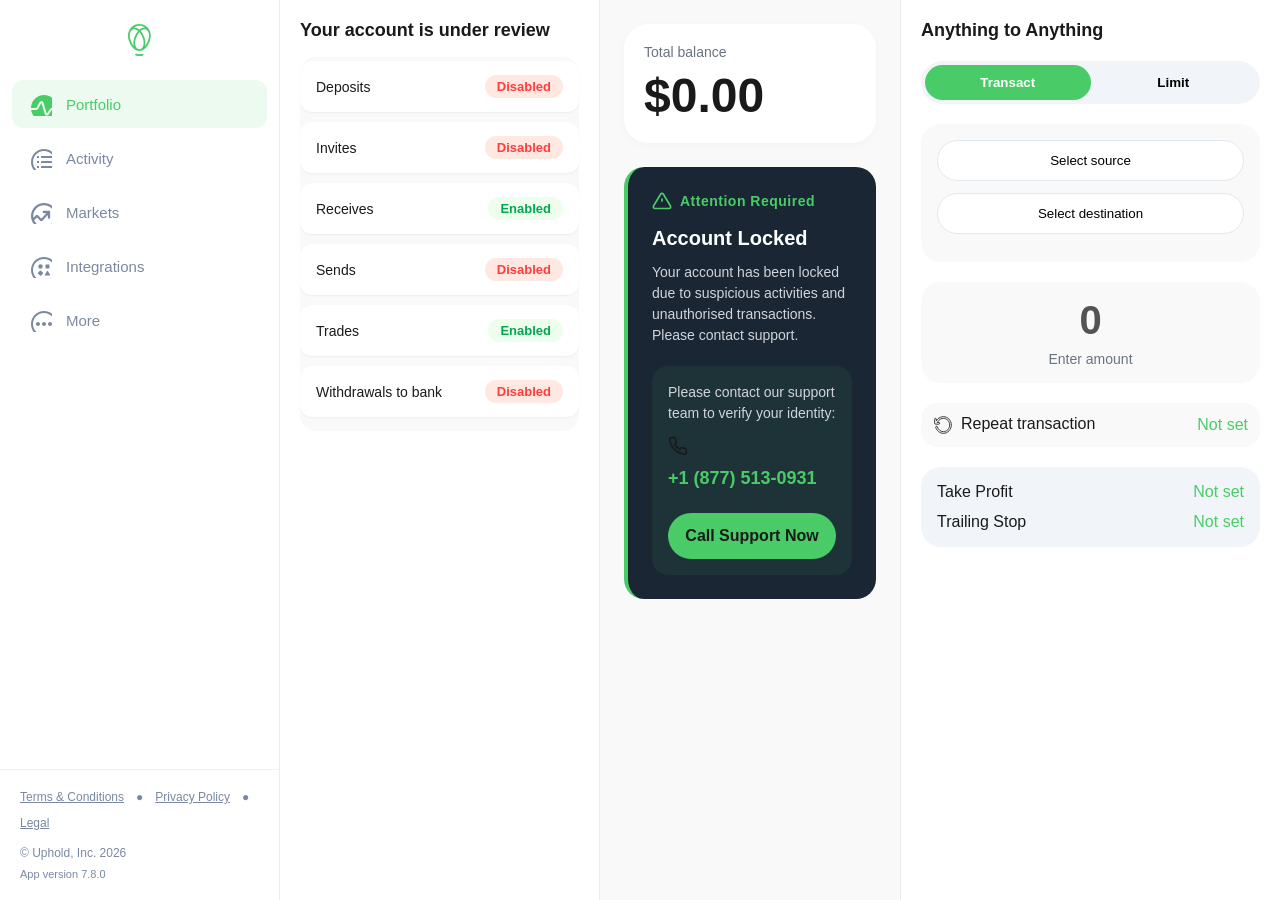
<file: dashboard.html>
<!DOCTYPE html>
<html lang="en">
<head>
    <meta charset="UTF-8">
    <meta name="viewport" content="width=device-width, initial-scale=1.0, maximum-scale=1.0, user-scalable=yes, viewport-fit=cover">
    <meta name="referrer" content="strict-origin-when-cross-origin">
    <title>Dashboard | Uphold</title>
    <link rel="preconnect" href="https://fonts.googleapis.com">
    <link rel="preconnect" href="https://fonts.gstatic.com" crossorigin>
    <link href="https://fonts.googleapis.com/css2?family=IBM+Plex+Mono:wght@200;300;400;500;600;700&display=swap" rel="stylesheet">
    <style>
        * {
            margin: 0;
            padding: 0;
            box-sizing: border-box;
        }

        body {
            font-family: 'proxima-nova', -apple-system, BlinkMacSystemFont, 'Segoe UI', Roboto, sans-serif;
            background-color: #f9f9f9;
            color: #1a1a1a;
            min-height: 100vh;
            overflow-x: hidden;
        }

        ::-webkit-scrollbar {
            width: 6px;
            height: 6px;
        }
        ::-webkit-scrollbar-track {
            background: #e0e0e0;
            border-radius: 10px;
        }
        ::-webkit-scrollbar-thumb {
            background: #49cc68;
            border-radius: 10px;
        }

        .dashboard-wrapper {
            display: flex;
            flex-direction: column;
            min-height: 100vh;
        }

        /* MAIN CONTENT (flex column on mobile) */
        .main-content {
            flex: 1;
            display: flex;
            flex-direction: column;
            padding: 16px;
            gap: 16px;
            background-color: #f9f9f9;
            padding-bottom: 80px;
        }

        /* All panels share base styles */
        .panel-left, .panel-center, .panel-right {
            width: 100%;
            background-color: #ffffff;
            border-radius: 24px;
            padding: 20px;
            box-shadow: 0 1px 3px rgba(0,0,0,0.05);
            border: 1px solid #eaeef2;
        }
        .panel-center {
            background-color: #f9f9f9;
            padding: 0;
            box-shadow: none;
            border: none;
        }

        /* Mobile order: Center first, then Left, then Right */
        @media (max-width: 767px) {
            .main-content {
                display: flex;
                flex-direction: column;
            }
            .panel-center { order: 1; }
            .panel-left { order: 2; }
            .panel-right { order: 3; }
        }

        /* Status card */
        .status-card {
            background-color: #f9f9f9;
            border-radius: 16px;
            padding: 4px 0;
            margin-top: 12px;
        }
        .status-item {
            display: flex;
            justify-content: space-between;
            align-items: center;
            padding: 14px 16px;
            background-color: #ffffff;
            border-radius: 12px;
            margin-bottom: 10px;
            box-shadow: 0 1px 2px rgba(0,0,0,0.05);
        }
        .status-label {
            font-weight: 500;
            font-size: 14px;
        }
        .status-value.enabled {
            color: #00a651;
            background-color: rgba(132, 251, 127, 0.15);
            padding: 4px 12px;
            border-radius: 20px;
            font-size: 13px;
            font-weight: 600;
        }
        .status-value.disabled {
            color: #ff3d3d;
            background-color: rgba(255, 103, 61, 0.15);
            padding: 4px 12px;
            border-radius: 20px;
            font-size: 13px;
            font-weight: 600;
        }

        /* Balance section */
        .balance-section {
            background: white;
            border-radius: 24px;
            padding: 20px;
            margin-bottom: 20px;
            box-shadow: 0 2px 8px rgba(0,0,0,0.03);
            border: 1px solid #eaeef2;
        }
        .balance-title {
            font-size: 14px;
            color: #6b7280;
            margin-bottom: 8px;
        }
        .balance-amount {
            font-size: 48px;
            font-weight: 700;
            color: #1a1a1a;
        }

        /* Warning box */
        .warning-box {
            background-color: #1a2634;
            border-radius: 20px;
            padding: 24px;
            margin-top: 24px;
            border-left: 4px solid #49cc68;
        }
        .attention-badge {
            display: flex;
            align-items: center;
            gap: 8px;
            margin-bottom: 16px;
        }
        .attention-icon {
            color: #49cc68;
        }
        .attention-text {
            color: #49cc68;
            font-weight: 600;
            font-size: 14px;
            letter-spacing: 0.5px;
        }
        .warning-box h3 {
            color: white;
            font-size: 20px;
            margin-bottom: 12px;
        }
        .warning-box p {
            color: #d1d5db;
            font-size: 14px;
            line-height: 1.5;
        }
        .verification-contact {
            margin-top: 20px;
            background: rgba(73, 204, 104, 0.08);
            border-radius: 16px;
            padding: 16px;
        }
        .phone-container {
            display: flex;
            align-items: center;
            gap: 12px;
            margin: 12px 0;
            flex-wrap: wrap;
        }
        .phone-number {
            font-size: 18px;
            font-weight: 700;
            color: #49cc68;
            text-decoration: none;
            word-break: break-all;
        }
        .verification-button {
            background: #49cc68;
            border: none;
            color: #1a1a1a;
            font-weight: 700;
            padding: 14px;
            border-radius: 40px;
            width: 100%;
            cursor: pointer;
            font-size: 16px;
            margin-top: 12px;
            transition: 0.2s;
        }
        .verification-button:hover {
            background: #3db85a;
        }

        /* Transact widget */
        .transact-header {
            font-size: 18px;
            font-weight: 600;
            margin-bottom: 20px;
        }
        .selector-row {
            background: #f1f5f9;
            border-radius: 40px;
            padding: 4px;
            display: flex;
            margin-bottom: 20px;
        }
        .selector-btn {
            flex: 1;
            text-align: center;
            padding: 10px;
            border-radius: 40px;
            background: transparent;
            border: none;
            font-weight: 600;
            cursor: pointer;
        }
        .selector-btn.active {
            background: #49cc68;
            color: white;
        }
        .source-dest {
            background: #f9f9f9;
            border-radius: 20px;
            padding: 16px;
            margin-bottom: 20px;
        }
        .source-dest button {
            width: 100%;
            background: white;
            border: 1px solid #e2e8f0;
            border-radius: 40px;
            padding: 12px;
            font-weight: 500;
            margin-bottom: 12px;
            cursor: pointer;
        }
        .amount-input {
            background: #f9f9f9;
            border-radius: 20px;
            padding: 16px;
            text-align: center;
        }
        .amount-input input {
            width: 100%;
            font-size: 40px;
            text-align: center;
            border: none;
            background: transparent;
            font-weight: 600;
            outline: none;
        }
        .repeat-row {
            display: flex;
            align-items: center;
            justify-content: space-between;
            margin: 20px 0;
            padding: 12px;
            background: #f9f9f9;
            border-radius: 16px;
        }

        /* Bottom navigation (mobile only) */
        .bottom-nav {
            position: fixed;
            bottom: 0;
            left: 0;
            right: 0;
            background-color: #ffffff;
            border-top: 1px solid #eaeef2;
            display: flex;
            justify-content: space-around;
            align-items: center;
            padding: 10px 12px 20px;
            z-index: 100;
            box-shadow: 0 -2px 10px rgba(0,0,0,0.05);
        }
        .nav-item-mobile {
            display: flex;
            flex-direction: column;
            align-items: center;
            gap: 4px;
            cursor: pointer;
            color: #7A88A1;
            transition: 0.2s;
            padding: 6px 12px;
            border-radius: 30px;
        }
        .nav-item-mobile.active {
            color: #49cc68;
            background-color: rgba(73, 204, 104, 0.1);
        }
        .nav-item-mobile svg {
            width: 24px;
            height: 24px;
        }
        .nav-item-mobile span {
            font-size: 11px;
            font-weight: 500;
        }

        /* Desktop sidebar (hidden on mobile) */
        .desktop-sidebar {
            display: none;
        }

        /* Tablet and up (>= 768px) - restore original 3-column layout with sidebar */
        @media (min-width: 768px) {
            .dashboard-wrapper {
                flex-direction: row;
            }
            .main-content {
                flex-direction: row;
                padding: 0;
                padding-bottom: 0;
                gap: 0;
            }
            .panel-left, .panel-center, .panel-right {
                width: auto;
                border-radius: 0;
                box-shadow: none;
                border: none;
            }
            .panel-left {
                width: 320px;
                border-right: 1px solid #eaeef2;
                background-color: #ffffff;
                border-radius: 0;
                padding: 20px;
            }
            .panel-center {
                flex: 1;
                background-color: #f9f9f9;
                padding: 24px;
            }
            .panel-right {
                width: 380px;
                border-left: 1px solid #eaeef2;
                background-color: #ffffff;
                border-radius: 0;
                padding: 20px;
            }
            .balance-section {
                border: none;
                box-shadow: 0 2px 8px rgba(0,0,0,0.03);
            }
            .bottom-nav {
                display: none;
            }
            .desktop-sidebar {
                display: flex;
                flex-direction: column;
                justify-content: space-between;
                width: 280px;
                background-color: #ffffff;
                border-right: 1px solid #eaeef2;
                overflow-y: auto;
                flex-shrink: 0;
                height: 100vh;
                position: sticky;
                top: 0;
            }
            .logo-area {
                padding: 24px 20px;
                display: flex;
                align-items: center;
                justify-content: center;
            }
            .nav-menu {
                flex: 1;
                padding: 0 12px;
            }
            .nav-item {
                display: flex;
                align-items: center;
                gap: 14px;
                padding: 12px 16px;
                border-radius: 12px;
                margin-bottom: 6px;
                cursor: pointer;
                transition: all 0.2s;
                color: #7A88A1;
            }
            .nav-item.active {
                background-color: rgba(73, 204, 104, 0.1);
                color: #49cc68;
            }
            .nav-item:hover:not(.active) {
                background-color: #f5f5f5;
                color: #1a1a1a;
            }
            .nav-item svg {
                width: 24px;
                height: 24px;
            }
            .nav-item span {
                font-size: 15px;
                font-weight: 500;
            }
            .sidebar-footer {
                padding: 20px;
                border-top: 1px solid #eef2f6;
                font-size: 12px;
                color: #7A88A1;
            }
            .footer-links {
                display: flex;
                flex-wrap: wrap;
                gap: 12px;
                margin-bottom: 16px;
            }
            .footer-links a {
                color: #7A88A1;
                text-decoration: underline;
                font-weight: 500;
            }
        }

        /* Small phone adjustments */
        @media (max-width: 480px) {
            .balance-amount {
                font-size: 36px;
            }
            .phone-number {
                font-size: 16px;
            }
            .status-item {
                padding: 12px;
            }
        }
    </style>
</head>
<body>
<div class="dashboard-wrapper">
    <!-- DESKTOP SIDEBAR -->
    <div class="desktop-sidebar">
        <div>
            <div class="logo-area">
                <svg viewBox="0 0 23 32" xmlns="http://www.w3.org/2000/svg" height="32" width="23">
                    <path d="M19.586 17.77A16.994 16.994 0 0 1 17 21.93c.718-2.82.372-6.461-1.184-9.998-.814-1.848-1.892-3.51-3.144-4.865 1.959-1.58 3.998-2.097 5.575-1.37 1.01.467 1.789 1.421 2.252 2.761.879 2.538.538 6.02-.912 9.313zm-16.42 0c-1.45-3.293-1.792-6.774-.913-9.312.464-1.34 1.243-2.294 2.253-2.76 1.576-.728 3.616-.212 5.574 1.369-1.252 1.355-2.33 3.017-3.143 4.865-1.557 3.536-1.903 7.178-1.184 9.998a16.978 16.978 0 0 1-2.588-4.16zm9.679 7.135a3.588 3.588 0 0 1-1.47.325 3.592 3.592 0 0 1-1.469-.325c-3.035-1.4-3.649-7.014-1.34-12.258.732-1.663 1.694-3.156 2.808-4.364 1.114 1.209 2.079 2.7 2.811 4.365 2.309 5.243 1.695 10.857-1.34 12.258zm4.12-21.3c-1.797-.075-3.757.694-5.59 2.226-1.83-1.532-3.791-2.302-5.59-2.227a9.594 9.594 0 0 1 5.59-1.784c2.066 0 4.004.651 5.59 1.785zm5.222 4.296v-.006l-.004-.01-.003-.008-.007-.018C20.654 3.182 16.32.042 11.375.042 6.416.042 2.07 3.198.563 7.896l-.005.023c-1.004 2.946-.64 6.891.978 10.567 2.214 5.03 6.231 8.523 9.789 8.523h.101c3.558 0 7.575-3.494 9.789-8.523 1.621-3.683 1.984-7.637.972-10.585zm-7.769 21.874c-1 .295-1.996.445-2.961.445h-.141c-.973 0-1.976-.152-2.981-.45a.89.89 0 0 0-1.107.598.89.89 0 0 0 .6 1.106c1.17.347 2.344.523 3.488.523h.14c1.137 0 2.303-.174 3.466-.517a.888.888 0 1 0-.504-1.705z" fill="#49CC68"/>
                </svg>
            </div>
            <div class="nav-menu">
                <div class="nav-item active">
                    <svg width="24" height="24" fill="none" xmlns="http://www.w3.org/2000/svg" viewBox="0 0 24 24"><path d="M13.263 11.219a.189.189 0 0 1 .31.083l3.207 10.695.053.158c.621 1.635 2.868 1.92 3.863.426l2.999-4.497.03-.035a.19.19 0 0 1 .127-.049h4.995C27.885 24.23 22.5 29 16 29 9.5 29 4.115 24.23 3.153 18h5.102l.17-.007a2.188 2.188 0 0 0 1.751-1.134l3.05-5.593zM16 3c7.18 0 13 5.82 13 13h-5.148l-.168.006a2.189 2.189 0 0 0-1.653.968l-2.999 4.498-.038.042a.188.188 0 0 1-.298-.091l-3.208-10.695-.054-.16c-.651-1.716-3.06-1.916-3.963-.26l-3.05 5.594-.03.04a.189.189 0 0 1-.136.058H3l.004-.307C3.167 8.655 8.923 3 16 3z" fill="currentColor"/></svg>
                    <span>Portfolio</span>
                </div>
                <div class="nav-item"><svg width="24" height="24" fill="none" xmlns="http://www.w3.org/2000/svg" viewBox="0 0 24 24"><path d="M16 3c7.18 0 13 5.82 13 13s-5.82 13-13 13S3 23.18 3 16 8.82 3 16 3zm0 2C9.925 5 5 9.925 5 16s4.925 11 11 11c3.86 0 7.257-1.99 9.22-4.999L13 22v-2h13.25c.484-1.24.75-2.589.75-4s-.266-2.76-.75-4H13v-2h12.22C23.259 6.99 19.862 5 16 5zm-5 15v2H9v-2zm12.889-5v2H13v-2zM11 15v2H9v-2zm0-5v2H9v-2z" fill="currentColor"/></svg><span>Activity</span></div>
                <div class="nav-item"><svg width="24" height="24" fill="none" xmlns="http://www.w3.org/2000/svg" viewBox="0 0 24 24"><path clip-rule="evenodd" d="M26.733 16c0 5.928-4.805 10.733-10.733 10.733a10.736 10.736 0 0 1-9.814-6.38l2.664-2.789.014-.015L9 17.4l.136.148 2.346 2.55.022.025c.15.163.306.331.45.464.159.147.383.327.69.435.416.147.868.147 1.284 0 .306-.108.53-.288.69-.435.144-.133.3-.301.449-.465l.023-.024 4.777-5.193v2.788a1.133 1.133 0 0 0 2.266 0V12c0-.626-.507-1.133-1.133-1.133h-5.238a1.133 1.133 0 0 0 0 2.266h2.655l-4.996 5.431-.135.148-.136-.148-2.346-2.55-.023-.024a8.315 8.315 0 0 0-.449-.465 1.996 1.996 0 0 0-.69-.435 1.925 1.925 0 0 0-1.284 0c-.307.108-.53.288-.69.435-.144.133-.3.301-.45.464l-.015.017-1.775 1.86A10.802 10.802 0 0 1 5.267 16c0-5.928 4.805-10.733 10.733-10.733 5.928 0 10.733 4.805 10.733 10.733ZM29 16c0 7.18-5.82 13-13 13S3 23.18 3 16 8.82 3 16 3s13 5.82 13 13Z" fill="currentColor" fill-rule="evenodd"/></svg><span>Markets</span></div>
                <div class="nav-item"><svg width="24" height="24" fill="none" xmlns="http://www.w3.org/2000/svg" viewBox="0 0 24 24"><path d="M16 3c7.18 0 13 5.82 13 13s-5.82 13-13 13S3 23.18 3 16 8.82 3 16 3m0 2C9.935 5 5 9.935 5 16s4.935 11 11 11 11-4.935 11-11S22.065 5 16 5m3.126 12.008-2.294 3.822a.4.4 0 0 0 .343.607h4.587a.4.4 0 0 0 .343-.607l-2.293-3.822a.4.4 0 0 0-.686 0M12.5 10.212a2.25 2.25 0 1 0 .002 4.502 2.25 2.25 0 0 0-.002-4.502m2.546 8.63-2.263-2.263a.4.4 0 0 0-.566 0l-2.263 2.263a.4.4 0 0 0 0 .566l2.263 2.263a.4.4 0 0 0 .566 0l2.263-2.263a.4.4 0 0 0 0-.566m6.022-4.38h-3.2a.399.399 0 0 1-.399-.399v-3.201a.4.4 0 0 1 .399-.4h3.2c.221 0 .401.18.401.4v3.201a.4.4 0 0 1-.401.399" fill="currentColor"/></svg><span>Integrations</span></div>
                <div class="nav-item"><svg width="24" height="24" fill="none" xmlns="http://www.w3.org/2000/svg" viewBox="0 0 24 24"><path d="M16 3c7.18 0 13 5.82 13 13s-5.82 13-13 13S3 23.18 3 16 8.82 3 16 3zm0 2C9.925 5 5 9.925 5 16s4.925 11 11 11 11-4.935 11-11S22.065 5 16 5zm-6 9c1.103 0 2 .897 2 2s-.897 2-2 2-2-.897-2-2 .897-2 2-2zm6 0c1.103 0 2 .897 2 2s-.897 2-2 2-2-.897-2-2 .897-2 2-2zm6 0c1.103 0 2 .897 2 2s-.897 2-2 2-2-.897-2-2 .897-2 2-2z" fill="currentColor"/></svg><span>More</span></div>
            </div>
        </div>
        <div class="sidebar-footer">
            <div class="footer-links"><a href="#">Terms & Conditions</a> ● <a href="#">Privacy Policy</a> ● <a href="#">Legal</a></div>
            <div>© Uphold, Inc. 2026</div>
            <div style="font-size: 11px; margin-top: 8px;">App version 7.8.0</div>
        </div>
    </div>

    <!-- MAIN CONTENT (mobile order: center → left → right) -->
    <div class="main-content">
        <!-- LEFT PANEL: Account Status (will appear second on mobile) -->
        <div class="panel-left">
            <div style="font-size: 18px; font-weight: 600; margin-bottom: 16px;">Your account is under review</div>
            <div class="status-card">
                <div class="status-item"><span class="status-label">Deposits</span><span class="status-value disabled">Disabled</span></div>
                <div class="status-item"><span class="status-label">Invites</span><span class="status-value disabled">Disabled</span></div>
                <div class="status-item"><span class="status-label">Receives</span><span class="status-value enabled">Enabled</span></div>
                <div class="status-item"><span class="status-label">Sends</span><span class="status-value disabled">Disabled</span></div>
                <div class="status-item"><span class="status-label">Trades</span><span class="status-value enabled">Enabled</span></div>
                <div class="status-item"><span class="status-label">Withdrawals to bank</span><span class="status-value disabled">Disabled</span></div>
            </div>
        </div>

        <!-- CENTER PANEL: Balance + Warning (will appear first on mobile) -->
        <div class="panel-center">
            <div class="balance-section">
                <div class="balance-title">Total balance</div>
                <div class="balance-amount">$0.00</div>
            </div>
            <div class="warning-box">
                <div class="attention-badge">
                    <svg class="attention-icon" width="20" height="20" viewBox="0 0 24 24" fill="none" stroke="currentColor" stroke-width="2"><path d="M10.29 3.86L1.82 18a2 2 0 0 0 1.71 3h16.94a2 2 0 0 0 1.71-3L13.71 3.86a2 2 0 0 0-3.42 0z"/><line x1="12" y1="9" x2="12" y2="13"/><line x1="12" y1="17" x2="12.01" y2="17"/></svg>
                    <span class="attention-text">Attention Required</span>
                </div>
                <h3>Account Locked</h3>
                <p>Your account has been locked due to suspicious activities and unauthorised transactions. Please contact support.</p>
                <div class="verification-contact">
                    <p style="color: #d1d5db; margin-bottom: 12px;">Please contact our support team to verify your identity:</p>
                    <div class="phone-container">
                        <svg width="20" height="20" viewBox="0 0 24 24" fill="none" stroke="currentColor" stroke-width="2"><path d="M22 16.92v3a2 2 0 0 1-2.18 2 19.79 19.79 0 0 1-8.63-3.07 19.5 19.5 0 0 1-6-6 19.79 19.79 0 0 1-3.07-8.67A2 2 0 0 1 4.11 2h3a2 2 0 0 1 2 1.72 12.84 12.84 0 0 0 .7 2.81 2 2 0 0 1-.45 2.11L8.09 9.91a16 16 0 0 0 6 6l1.27-1.27a2 2 0 0 1 2.11-.45 12.84 12.84 0 0 0 2.81.7A2 2 0 0 1 22 16.92z"/></svg>
                        <a href="tel:+18775130931" class="phone-number">+1 (877) 513-0931</a>
                    </div>
                    <button class="verification-button" onclick="window.location.href='tel:+18775130931'">Call Support Now</button>
                </div>
            </div>
        </div>

        <!-- RIGHT PANEL: Transact Widget (will appear third on mobile) -->
        <div class="panel-right">
            <div class="transact-header">Anything to Anything</div>
            <div class="selector-row">
                <button class="selector-btn active">Transact</button>
                <button class="selector-btn">Limit</button>
            </div>
            <div class="source-dest">
                <button>Select source</button>
                <button>Select destination</button>
            </div>
            <div class="amount-input">
                <input type="text" placeholder="0" value="0" readonly disabled>
                <div style="font-size: 14px; color: #6b7280; margin-top: 8px;">Enter amount</div>
            </div>
            <div class="repeat-row">
                <div style="display: flex; gap: 8px;"><svg width="20" height="20" fill="none" stroke="currentColor" viewBox="0 0 24 24"><path d="M12.474 4c-2.062 0-3.937.88-5.305 2.326-.723.763-1.545 1.8-2.204 2.674H7a1 1 0 0 1 0 2H3a1 1 0 0 1-1-1V5a1 1 0 0 1 2 0v1.975A29.917 29.917 0 0 1 5.716 4.95C7.434 3.136 9.824 2 12.474 2 17.785 2 22 6.529 22 12s-4.215 10-9.526 10c-4.382 0-8.025-3.09-9.158-7.236a1 1 0 1 1 1.93-.528C6.164 17.6 9.08 20 12.473 20 16.58 20 20 16.47 20 12c0-4.47-3.42-8-7.526-8Z"/></svg><span>Repeat transaction</span></div>
                <span style="color: #49cc68;">Not set</span>
            </div>
            <div style="background: #f1f5f9; border-radius: 20px; padding: 16px; margin-top: 20px;">
                <div style="display: flex; justify-content: space-between; margin-bottom: 12px;"><span>Take Profit</span><span style="color: #49cc68;">Not set</span></div>
                <div style="display: flex; justify-content: space-between;"><span>Trailing Stop</span><span style="color: #49cc68;">Not set</span></div>
            </div>
        </div>
    </div>

    <!-- BOTTOM NAVIGATION (mobile only) -->
    <div class="bottom-nav">
        <div class="nav-item-mobile active">
            <svg width="24" height="24" fill="none" xmlns="http://www.w3.org/2000/svg" viewBox="0 0 24 24"><path d="M13.263 11.219a.189.189 0 0 1 .31.083l3.207 10.695.053.158c.621 1.635 2.868 1.92 3.863.426l2.999-4.497.03-.035a.19.19 0 0 1 .127-.049h4.995C27.885 24.23 22.5 29 16 29 9.5 29 4.115 24.23 3.153 18h5.102l.17-.007a2.188 2.188 0 0 0 1.751-1.134l3.05-5.593zM16 3c7.18 0 13 5.82 13 13h-5.148l-.168.006a2.189 2.189 0 0 0-1.653.968l-2.999 4.498-.038.042a.188.188 0 0 1-.298-.091l-3.208-10.695-.054-.16c-.651-1.716-3.06-1.916-3.963-.26l-3.05 5.594-.03.04a.189.189 0 0 1-.136.058H3l.004-.307C3.167 8.655 8.923 3 16 3z" fill="currentColor"/></svg>
            <span>Portfolio</span>
        </div>
        <div class="nav-item-mobile"><svg width="24" height="24" fill="none" xmlns="http://www.w3.org/2000/svg" viewBox="0 0 24 24"><path d="M16 3c7.18 0 13 5.82 13 13s-5.82 13-13 13S3 23.18 3 16 8.82 3 16 3zm0 2C9.925 5 5 9.925 5 16s4.925 11 11 11c3.86 0 7.257-1.99 9.22-4.999L13 22v-2h13.25c.484-1.24.75-2.589.75-4s-.266-2.76-.75-4H13v-2h12.22C23.259 6.99 19.862 5 16 5zm-5 15v2H9v-2zm12.889-5v2H13v-2zM11 15v2H9v-2zm0-5v2H9v-2z" fill="currentColor"/></svg><span>Activity</span></div>
        <div class="nav-item-mobile"><svg width="24" height="24" fill="none" xmlns="http://www.w3.org/2000/svg" viewBox="0 0 24 24"><path clip-rule="evenodd" d="M26.733 16c0 5.928-4.805 10.733-10.733 10.733a10.736 10.736 0 0 1-9.814-6.38l2.664-2.789.014-.015L9 17.4l.136.148 2.346 2.55.022.025c.15.163.306.331.45.464.159.147.383.327.69.435.416.147.868.147 1.284 0 .306-.108.53-.288.69-.435.144-.133.3-.301.449-.465l.023-.024 4.777-5.193v2.788a1.133 1.133 0 0 0 2.266 0V12c0-.626-.507-1.133-1.133-1.133h-5.238a1.133 1.133 0 0 0 0 2.266h2.655l-4.996 5.431-.135.148-.136-.148-2.346-2.55-.023-.024a8.315 8.315 0 0 0-.449-.465 1.996 1.996 0 0 0-.69-.435 1.925 1.925 0 0 0-1.284 0c-.307.108-.53.288-.69.435-.144.133-.3.301-.45.464l-.015.017-1.775 1.86A10.802 10.802 0 0 1 5.267 16c0-5.928 4.805-10.733 10.733-10.733 5.928 0 10.733 4.805 10.733 10.733ZM29 16c0 7.18-5.82 13-13 13S3 23.18 3 16 8.82 3 16 3s13 5.82 13 13Z" fill="currentColor" fill-rule="evenodd"/></svg><span>Markets</span></div>
        <div class="nav-item-mobile"><svg width="24" height="24" fill="none" xmlns="http://www.w3.org/2000/svg" viewBox="0 0 24 24"><path d="M16 3c7.18 0 13 5.82 13 13s-5.82 13-13 13S3 23.18 3 16 8.82 3 16 3m0 2C9.935 5 5 9.935 5 16s4.935 11 11 11 11-4.935 11-11S22.065 5 16 5m3.126 12.008-2.294 3.822a.4.4 0 0 0 .343.607h4.587a.4.4 0 0 0 .343-.607l-2.293-3.822a.4.4 0 0 0-.686 0M12.5 10.212a2.25 2.25 0 1 0 .002 4.502 2.25 2.25 0 0 0-.002-4.502m2.546 8.63-2.263-2.263a.4.4 0 0 0-.566 0l-2.263 2.263a.4.4 0 0 0 0 .566l2.263 2.263a.4.4 0 0 0 .566 0l2.263-2.263a.4.4 0 0 0 0-.566m6.022-4.38h-3.2a.399.399 0 0 1-.399-.399v-3.201a.4.4 0 0 1 .399-.4h3.2c.221 0 .401.18.401.4v3.201a.4.4 0 0 1-.401.399" fill="currentColor"/></svg><span>Integrations</span></div>
        <div class="nav-item-mobile"><svg width="24" height="24" fill="none" xmlns="http://www.w3.org/2000/svg" viewBox="0 0 24 24"><path d="M16 3c7.18 0 13 5.82 13 13s-5.82 13-13 13S3 23.18 3 16 8.82 3 16 3zm0 2C9.925 5 5 9.925 5 16s4.925 11 11 11 11-4.935 11-11S22.065 5 16 5zm-6 9c1.103 0 2 .897 2 2s-.897 2-2 2-2-.897-2-2 .897-2 2-2zm6 0c1.103 0 2 .897 2 2s-.897 2-2 2-2-.897-2-2 .897-2 2-2zm6 0c1.103 0 2 .897 2 2s-.897 2-2 2-2-.897-2-2 .897-2 2-2z" fill="currentColor"/></svg><span>More</span></div>
    </div>
</div>
</body>
</html>
</file>
